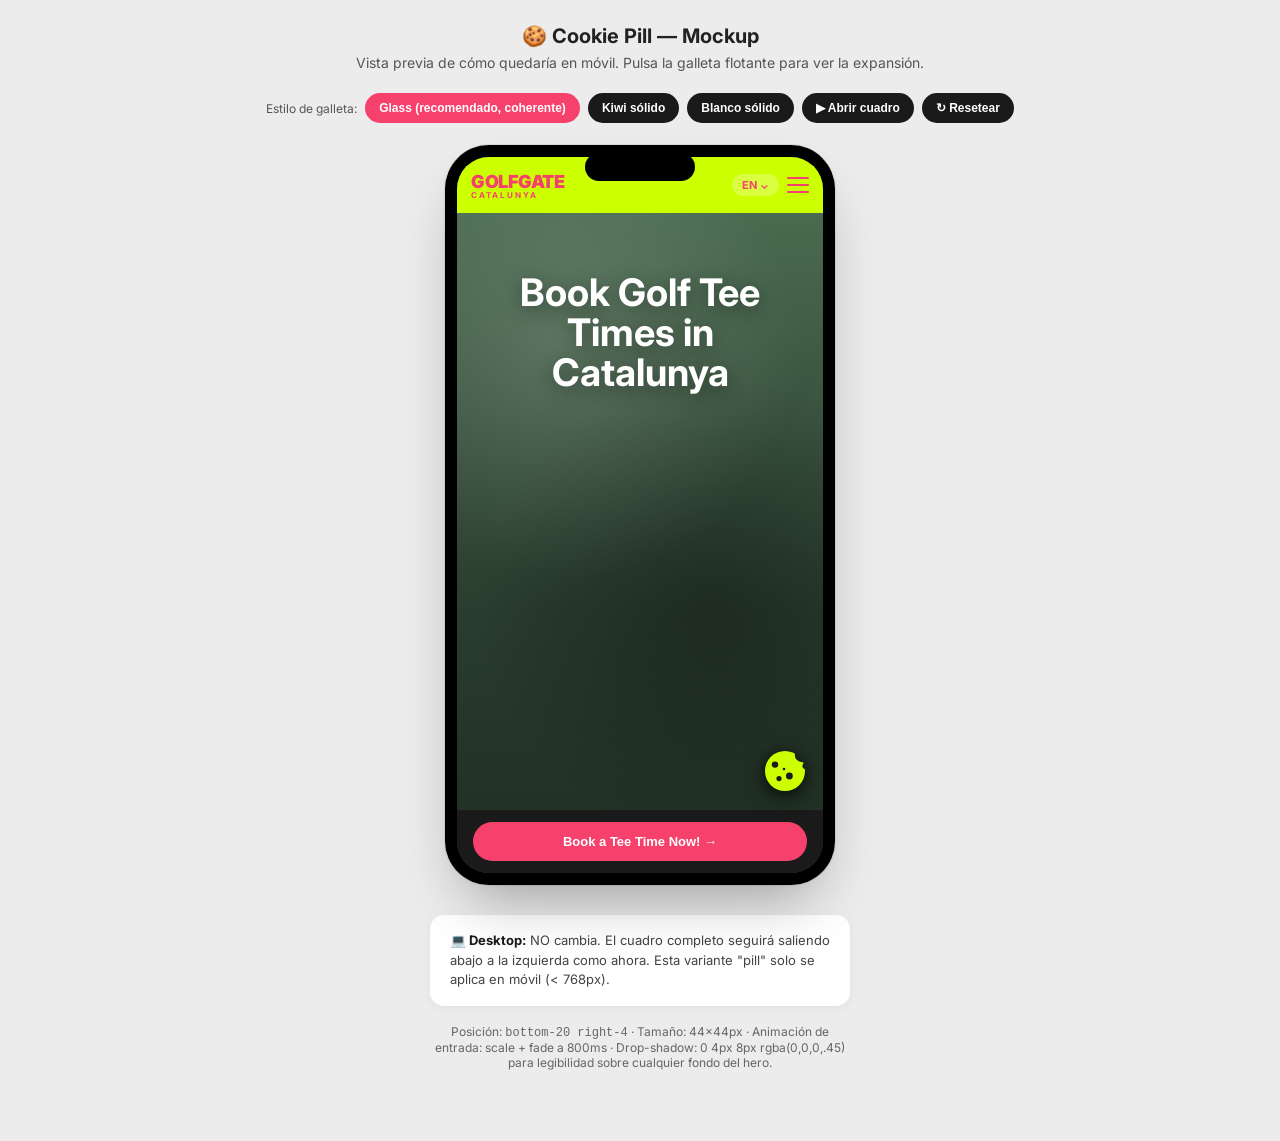
<file: frontend/public/cookie-pill-mockup.html>
<!doctype html>
<html lang="es">
  <head>
    <meta charset="utf-8" />
    <meta name="viewport" content="width=device-width, initial-scale=1, maximum-scale=1" />
    <title>Cookie Pill Mockup — GOLFGATE Catalunya</title>
    <link href="https://fonts.googleapis.com/css2?family=Inter:wght@400;600;700;900&display=swap" rel="stylesheet" />
    <style>
      :root {
        --kiwi: #CCFF00;
        --pink: #f6416c;
        --dark: #1a1a1a;
      }
      * { box-sizing: border-box; -webkit-font-smoothing: antialiased; }
      html, body { margin: 0; padding: 0; font-family: 'Inter', system-ui, sans-serif; background: #ECECEC; color: #222; }
      body { display: flex; flex-direction: column; align-items: center; min-height: 100vh; padding: 24px 12px 60px; }

      h1 { font-size: 20px; margin: 0 0 6px; }
      .lead { color: #555; font-size: 14px; margin: 0 0 22px; text-align: center; }
      .controls { display: flex; gap: 8px; flex-wrap: wrap; justify-content: center; margin-bottom: 22px; }
      .ctrl-btn { background: #1a1a1a; color: #fff; border: none; padding: 8px 14px; border-radius: 999px; font-size: 12px; font-weight: 600; cursor: pointer; transition: opacity .2s; }
      .ctrl-btn:hover { opacity: .85; }
      .ctrl-btn.active { background: var(--pink); }

      /* Phone frame */
      .phone {
        width: 390px;
        max-width: 100%;
        height: 740px;
        background: #000;
        border-radius: 44px;
        padding: 12px;
        box-shadow: 0 30px 60px -20px rgba(0,0,0,.35), 0 0 0 1px rgba(0,0,0,.08);
        position: relative;
      }
      .screen {
        width: 100%; height: 100%;
        border-radius: 32px;
        overflow: hidden;
        position: relative;
        background: #2c3a32;
      }
      .notch {
        position: absolute; top: 8px; left: 50%; transform: translateX(-50%);
        width: 110px; height: 28px; background: #000; border-radius: 999px; z-index: 50;
      }

      /* Fake navbar */
      .navbar {
        position: absolute; top: 0; left: 0; right: 0; height: 56px;
        background: var(--kiwi); display: flex; align-items: center; justify-content: space-between;
        padding: 0 14px; z-index: 30;
      }
      .logo { font-family: 'Inter', sans-serif; font-weight: 900; font-size: 18px; color: var(--pink); letter-spacing: -0.5px; }
      .logo small { display: block; font-size: 8px; font-weight: 700; letter-spacing: 2px; margin-top: -2px; }
      .lang { background: rgba(255,255,255,.25); border-radius: 999px; padding: 4px 10px; font-size: 11px; color: var(--pink); font-weight: 700; }
      .burger { width: 22px; height: 16px; display: flex; flex-direction: column; justify-content: space-between; }
      .burger span { display: block; height: 2px; background: var(--pink); border-radius: 2px; }

      /* Fake hero */
      .hero {
        position: absolute; top: 56px; left: 0; right: 0; bottom: 0;
        background: linear-gradient(180deg, #4a6b50 0%, #2a3d2e 60%, #1f2e22 100%);
        display: flex; align-items: flex-start; justify-content: center; padding: 60px 16px 0;
      }
      .hero::before {
        content: ''; position: absolute; inset: 0;
        background:
          radial-gradient(circle at 30% 20%, rgba(255,255,255,.15) 0%, transparent 40%),
          radial-gradient(circle at 70% 60%, rgba(0,0,0,.3) 0%, transparent 50%);
      }
      .hero-title { font-family: 'Inter', serif; font-weight: 700; color: white; font-size: 38px; line-height: 1.05; text-align: center; max-width: 280px; position: relative; z-index: 1; text-shadow: 0 4px 20px rgba(0,0,0,.4); }

      /* Sticky CTA */
      .sticky-cta {
        position: absolute; bottom: 0; left: 0; right: 0;
        background: rgba(26,26,26,.95); backdrop-filter: blur(12px);
        padding: 12px 16px; z-index: 40;
      }
      .sticky-btn {
        width: 100%; padding: 12px; border-radius: 999px;
        background: var(--pink); color: white; font-weight: 700; font-size: 13px;
        border: none; display: flex; align-items: center; justify-content: center; gap: 6px;
      }

      /* ========================
         COOKIE PILL (the magic)
         ======================== */
      .cookie-pill {
        position: absolute;
        bottom: 78px; right: 14px;
        z-index: 45;
        width: 48px; height: 48px;
        display: flex; align-items: center; justify-content: center;
        background: transparent; border: none; padding: 0; cursor: pointer;
        animation: pill-in .5s cubic-bezier(.34,1.56,.64,1) .8s both;
        filter: drop-shadow(0 4px 10px rgba(0,0,0,.55)) drop-shadow(0 2px 4px rgba(0,0,0,.4));
        transition: transform .15s ease;
      }
      .cookie-pill:hover { transform: scale(1.08); }
      .cookie-pill:active { transform: scale(.93); }
      /* Glass kiwi style (recommended) - matches the expanded modal */
      .cookie-pill.glass svg .cookie-body { fill: rgba(204,255,0,0.18); stroke: #CCFF00; stroke-width: 1; }
      .cookie-pill.glass svg .chip { fill: #CCFF00; }
      /* Solid kiwi style (alternative) */
      .cookie-pill.kiwi svg .cookie-body { fill: #CCFF00; stroke: none; }
      .cookie-pill.kiwi svg .chip { fill: #1a1a1a; }
      /* White solid style (alternative) */
      .cookie-pill.white svg .cookie-body { fill: white; stroke: none; }
      .cookie-pill.white svg .chip { fill: #1a1a1a; }
      @keyframes pill-in {
        from { opacity: 0; transform: scale(.5) translateY(8px); }
        to { opacity: 1; transform: scale(1) translateY(0); }
      }

      /* Expanded cookie modal */
      .cookie-modal-overlay {
        position: absolute; inset: 0;
        background: rgba(0,0,0,.45);
        backdrop-filter: blur(2px);
        z-index: 60;
        display: flex; align-items: center; justify-content: center;
        opacity: 0; pointer-events: none;
        transition: opacity .25s ease;
        padding: 0 18px;
      }
      .cookie-modal-overlay.show { opacity: 1; pointer-events: auto; }

      .cookie-box {
        width: 260px; max-width: 100%;
        background: linear-gradient(180deg, rgba(40,40,40,0.78) 0%, rgba(80,40,55,0.78) 60%, rgba(246,65,108,0.55) 100%);
        backdrop-filter: blur(12px);
        border-radius: 18px; border: 1px solid rgba(204,255,0,0.35);
        padding: 22px 20px; text-align: center; color: #CCFF00;
        box-shadow: 0 25px 50px -12px rgba(0,0,0,.45);
        position: relative;
        transform: scale(.96); transition: transform .25s ease;
      }
      .cookie-modal-overlay.show .cookie-box { transform: scale(1); }
      .cookie-box-icon { width: 32px; height: 32px; margin: 0 auto 12px; color: #CCFF00; }
      .cookie-box p { font-size: 13px; color: #CCFF00; line-height: 1.45; margin: 0 0 6px; font-weight: 500; }
      .cookie-box a { font-size: 11px; color: rgba(204,255,0,0.75); text-decoration: underline; }
      .cookie-box .accept {
        width: 100%; margin-top: 16px; padding: 10px;
        border: 1px solid rgba(204,255,0,0.55); background: transparent; color: #CCFF00;
        font-weight: 700; font-size: 13px; border-radius: 10px; cursor: pointer;
        transition: background .15s;
      }
      .cookie-box .accept:hover { background: rgba(204,255,0,0.12); }
      .cookie-box .prefs {
        width: 100%; margin-top: 6px; padding: 6px;
        background: transparent; border: none; color: rgba(204,255,0,0.65);
        font-size: 12px; cursor: pointer;
      }
      .cookie-close {
        position: absolute; top: 8px; right: 10px;
        background: none; border: none; color: rgba(204,255,0,0.7);
        font-size: 20px; cursor: pointer; line-height: 1; padding: 4px;
      }

      .footnote { color: #666; font-size: 12px; margin-top: 18px; text-align: center; max-width: 420px; }

      /* Desktop preview (siempre cuadro completo, no cambia) */
      .desktop-note {
        margin-top: 30px; padding: 16px 20px; background: white; border-radius: 14px;
        max-width: 420px; font-size: 13px; color: #444; line-height: 1.5;
        box-shadow: 0 2px 10px rgba(0,0,0,.05);
      }
      .desktop-note strong { color: #1a1a1a; }
    </style>
  </head>
  <body>
    <h1>🍪 Cookie Pill — Mockup</h1>
    <p class="lead">Vista previa de cómo quedaría en móvil. Pulsa la galleta flotante para ver la expansión.</p>

    <div class="controls">
      <span style="font-size:12px;color:#555;align-self:center;">Estilo de galleta:</span>
      <button class="ctrl-btn active" data-color="glass">Glass (recomendado, coherente)</button>
      <button class="ctrl-btn" data-color="kiwi">Kiwi sólido</button>
      <button class="ctrl-btn" data-color="white">Blanco sólido</button>
      <button class="ctrl-btn" data-action="open">▶ Abrir cuadro</button>
      <button class="ctrl-btn" data-action="reset">↻ Resetear</button>
    </div>

    <div class="phone">
      <div class="notch"></div>
      <div class="screen">
        <div class="navbar">
          <div class="logo">GOLFGATE<small>CATALUNYA</small></div>
          <div style="display:flex;gap:8px;align-items:center;">
            <span class="lang">EN ⌄</span>
            <div class="burger"><span></span><span></span><span></span></div>
          </div>
        </div>
        <div class="hero">
          <div class="hero-title">Book Golf Tee Times in Catalunya</div>
        </div>

        <!-- THE COOKIE PILL -->
        <button class="cookie-pill kiwi" id="pill" aria-label="Cookie consent">
          <svg xmlns="http://www.w3.org/2000/svg" width="48" height="48" viewBox="0 0 24 24" fill="none">
            <defs>
              <mask id="cookieBite">
                <rect width="24" height="24" fill="white"/>
                <circle cx="20.5" cy="4" r="3.6" fill="black"/>
                <circle cx="17.8" cy="2.2" r="1.3" fill="black"/>
                <circle cx="22.2" cy="9.5" r="1.5" fill="black"/>
              </mask>
            </defs>
            <circle class="cookie-body" cx="12" cy="12" r="10" mask="url(#cookieBite)"/>
            <circle class="chip" cx="7" cy="8.8" r="1.6"/>
            <circle class="chip" cx="14.2" cy="14.5" r="1.7"/>
            <circle class="chip" cx="9" cy="15.8" r="1.3"/>
            <circle class="chip" cx="11.5" cy="11" r="0.65"/>
          </svg>
        </button>

        <div class="sticky-cta">
          <button class="sticky-btn">Book a Tee Time Now! →</button>
        </div>

        <!-- Expanded modal -->
        <div class="cookie-modal-overlay" id="modal">
          <div class="cookie-box">
            <button class="cookie-close" id="close">×</button>
            <svg class="cookie-box-icon" xmlns="http://www.w3.org/2000/svg" width="36" height="36" viewBox="0 0 24 24" fill="none">
              <defs>
                <mask id="cookieBiteBox">
                  <rect width="24" height="24" fill="white"/>
                  <circle cx="20.5" cy="4" r="3.6" fill="black"/>
                  <circle cx="17.8" cy="2.2" r="1.3" fill="black"/>
                  <circle cx="22.2" cy="9.5" r="1.5" fill="black"/>
                </mask>
              </defs>
              <circle cx="12" cy="12" r="10" fill="#CCFF00" mask="url(#cookieBiteBox)"/>
              <circle cx="7" cy="8.8" r="1.6" fill="#1a1a1a"/>
              <circle cx="14.2" cy="14.5" r="1.7" fill="#1a1a1a"/>
              <circle cx="9" cy="15.8" r="1.3" fill="#1a1a1a"/>
              <circle cx="11.5" cy="11" r="0.65" fill="#1a1a1a"/>
            </svg>
            <p>This website uses cookies to ensure you get the best experience.</p>
            <a href="#">Learn more</a>
            <button class="accept" id="acceptBtn">Accept</button>
            <button class="prefs">Preferences</button>
          </div>
        </div>
      </div>
    </div>

    <div class="desktop-note">
      <strong>💻 Desktop:</strong> NO cambia. El cuadro completo seguirá saliendo abajo a la izquierda como ahora. Esta variante "pill" solo se aplica en móvil (&lt; 768px).
    </div>

    <p class="footnote">
      Posición: <code>bottom-20 right-4</code> · Tamaño: 44×44px · Animación de entrada: scale + fade a 800ms · Drop-shadow: 0 4px 8px rgba(0,0,0,.45) para legibilidad sobre cualquier fondo del hero.
    </p>

    <script>
      const pill = document.getElementById('pill');
      const modal = document.getElementById('modal');
      const closeBtn = document.getElementById('close');
      const acceptBtn = document.getElementById('acceptBtn');

      pill.addEventListener('click', () => {
        modal.classList.add('show');
      });
      closeBtn.addEventListener('click', () => modal.classList.remove('show'));
      modal.addEventListener('click', (e) => {
        if (e.target === modal) modal.classList.remove('show');
      });
      acceptBtn.addEventListener('click', () => {
        modal.classList.remove('show');
        pill.style.display = 'none';
      });

      // Color switcher
      document.querySelectorAll('.ctrl-btn[data-color]').forEach(btn => {
        btn.addEventListener('click', () => {
          document.querySelectorAll('.ctrl-btn[data-color]').forEach(b => b.classList.remove('active'));
          btn.classList.add('active');
          pill.className = 'cookie-pill ' + btn.dataset.color;
        });
      });
      document.querySelector('.ctrl-btn[data-action="open"]').addEventListener('click', () => {
        modal.classList.add('show');
      });
      document.querySelector('.ctrl-btn[data-action="reset"]').addEventListener('click', () => {
        pill.style.display = 'flex';
        modal.classList.remove('show');
      });
    </script>
  </body>
</html>
</file>
